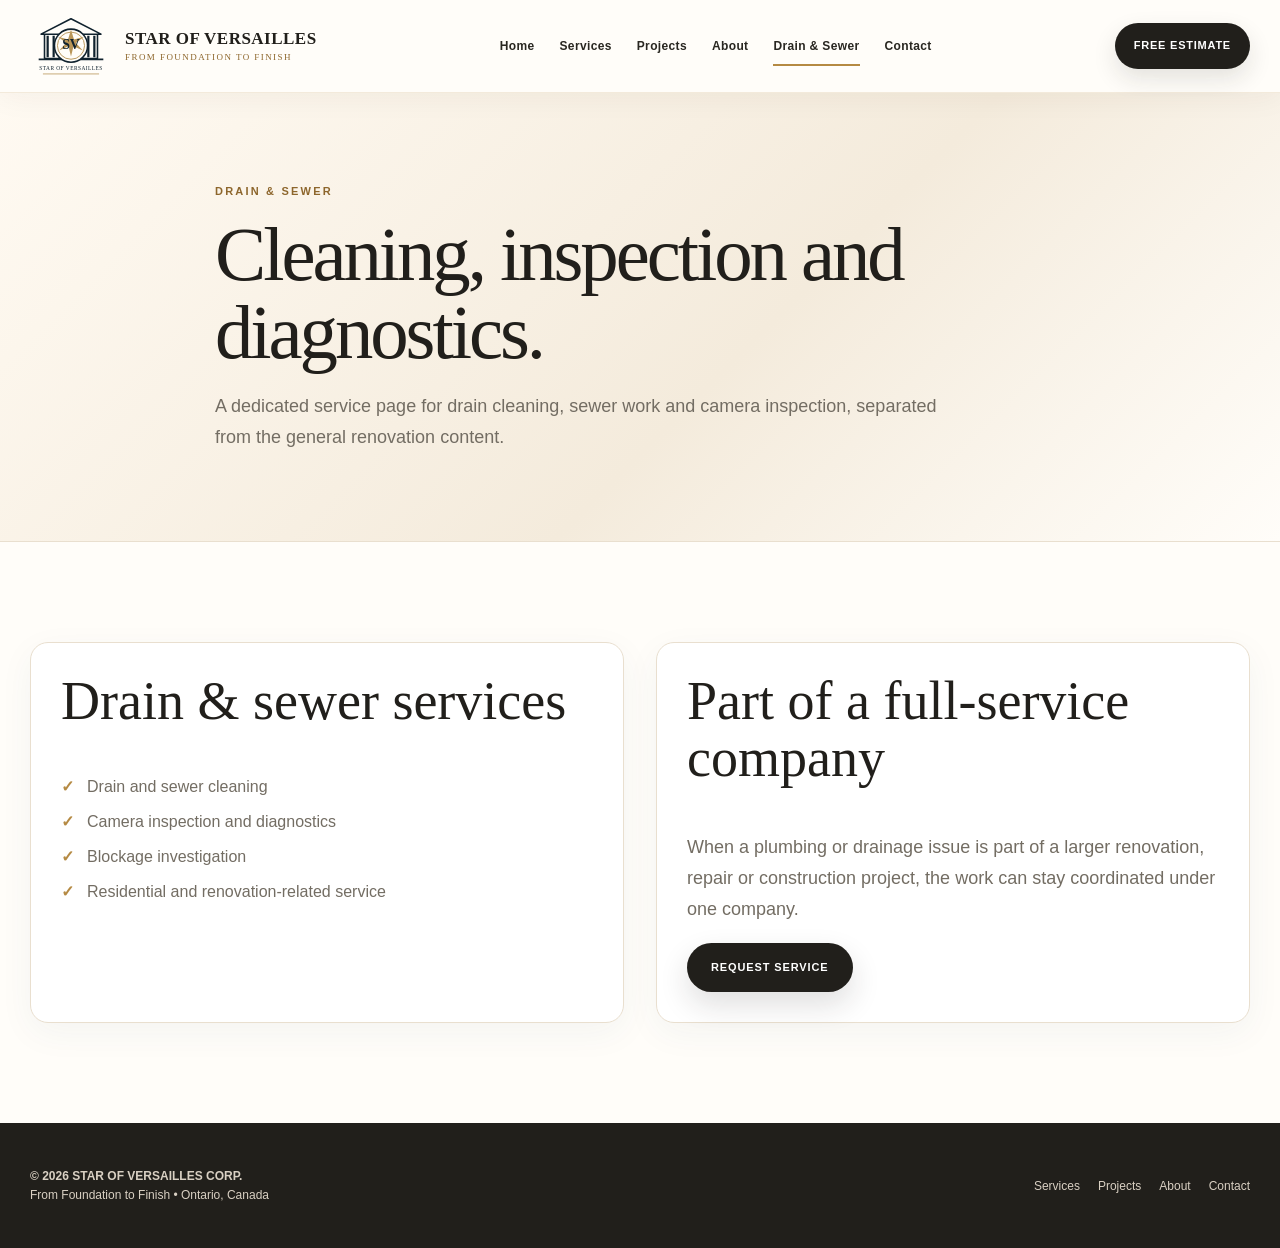
<file: drain-sewer.html>
<!doctype html><html lang="en-CA"><head><meta charset="utf-8"><meta name="viewport" content="width=device-width,initial-scale=1"><meta name="robots" content="noindex,nofollow,noarchive,nosnippet"><title>Drain & Sewer — Star of Versailles Corp.</title><link rel="stylesheet" href="assets/css/base.css"><link rel="stylesheet" href="assets/css/pages.css"><link rel="stylesheet" href="assets/css/responsive.css"></head><body><header class="site-header"><div class="wrap nav"><a class="brand" href="index.html"><img src="assets/logo.svg" alt="Star of Versailles logo"><span class="brand-text"><strong>STAR OF VERSAILLES</strong><span>From Foundation to Finish</span></span></a><nav class="menu" data-menu><a href="index.html">Home</a><a href="services.html">Services</a><a href="projects.html">Projects</a><a href="about.html">About</a><a href="drain-sewer.html" aria-current="page">Drain & Sewer</a><a href="contact.html">Contact</a></nav><div class="header-actions"><a class="quote" href="contact.html">Free Estimate</a><button class="menu-toggle" type="button" aria-label="Open menu" aria-expanded="false" data-menu-toggle>☰</button></div></div></header><main><section class="page-hero"><div class="wrap inner"><div class="tag">Drain & Sewer</div><h1>Cleaning, inspection and diagnostics.</h1><p class="lead">A dedicated service page for drain cleaning, sewer work and camera inspection, separated from the general renovation content.</p></div></section><section class="section"><div class="wrap page-grid"><div class="info-block"><h2>Drain & sewer services</h2><ul class="check-list"><li>Drain and sewer cleaning</li><li>Camera inspection and diagnostics</li><li>Blockage investigation</li><li>Residential and renovation-related service</li></ul></div><div class="info-block"><h2>Part of a full-service company</h2><p class="lead">When a plumbing or drainage issue is part of a larger renovation, repair or construction project, the work can stay coordinated under one company.</p><a class="btn primary" href="contact.html">Request Service</a></div></div></section></main><footer class="site-footer"><div class="wrap footer-grid"><div><strong>© 2026 STAR OF VERSAILLES CORP.</strong><br>From Foundation to Finish • Ontario, Canada</div><nav class="footer-links"><a href="services.html">Services</a><a href="projects.html">Projects</a><a href="about.html">About</a><a href="contact.html">Contact</a></nav></div></footer><script src="assets/js/main.js" defer></script></body></html>
</file>
<file: assets/css/base.css>
:root {
  --charcoal:#211f1b;
  --charcoal-2:#34302a;
  --gold:#b58a43;
  --gold-dark:#8d662c;
  --gold-soft:#d9c29a;
  --ivory:#fffaf2;
  --cream:#f5eee2;
  --paper:#fffdf9;
  --stone:#e2d7c6;
  --ink:#292721;
  --muted:#736d63;
  --line:#e9dfcf;
  --shadow:0 22px 60px rgba(55,45,30,.11);
  --radius:20px;
  --max:1220px;
}
*{box-sizing:border-box}html{scroll-behavior:smooth}body{margin:0;font-family:Inter,Arial,sans-serif;color:var(--ink);background:var(--paper);line-height:1.55}img{max-width:100%;display:block}a{color:inherit;text-decoration:none}button,input,select,textarea{font:inherit}.wrap{width:min(var(--max),calc(100% - 52px));margin:0 auto}
.site-header{position:sticky;top:0;z-index:50;background:rgba(255,253,249,.94);backdrop-filter:blur(18px);border-bottom:1px solid rgba(181,138,67,.16);box-shadow:0 4px 28px rgba(57,46,30,.05)}.nav{min-height:92px;display:flex;align-items:center;justify-content:space-between;gap:22px}.brand{display:flex;align-items:center;gap:13px;min-width:230px}.brand img{width:82px;height:68px;object-fit:contain}.brand-text{font-family:Georgia,serif;line-height:1.04;letter-spacing:.03em}.brand-text strong{display:block;font-size:17px;font-weight:600;color:var(--charcoal)}.brand-text span{display:block;margin-top:5px;font-size:9px;letter-spacing:.16em;color:var(--gold-dark);text-transform:uppercase}.menu{display:flex;align-items:center;justify-content:center;gap:25px;font-size:12px;font-weight:800;letter-spacing:.03em}.menu a{position:relative;padding:35px 0}.menu a::after{content:"";position:absolute;left:0;right:100%;bottom:24px;height:2px;background:var(--gold);transition:.2s ease}.menu a:hover::after,.menu a[aria-current="page"]::after{right:0}.header-actions{display:flex;align-items:center;gap:10px}.quote{padding:14px 19px;border-radius:999px;background:var(--charcoal);color:#fff;font-size:11px;font-weight:800;letter-spacing:.07em;text-transform:uppercase;white-space:nowrap;box-shadow:0 10px 24px rgba(33,31,27,.12)}.quote:hover{background:var(--gold-dark)}.menu-toggle{display:none;width:44px;height:44px;border-radius:50%;border:1px solid var(--line);background:#fff;color:var(--charcoal);cursor:pointer}
.tag{color:var(--gold-dark);font-size:11px;font-weight:800;letter-spacing:.2em;text-transform:uppercase}h1,h2,h3{font-family:Georgia,"Times New Roman",serif;color:var(--charcoal)}h1{font-size:clamp(50px,6vw,78px);line-height:1.01;letter-spacing:-.04em;font-weight:500}h2{font-size:clamp(38px,4.5vw,54px);line-height:1.06;font-weight:500}h3{font-size:24px;font-weight:500}.lead{font-size:18px;line-height:1.72;color:var(--muted)}.muted{color:var(--muted)}.accent{color:var(--gold-dark)}
.btn{display:inline-flex;align-items:center;justify-content:center;min-height:49px;padding:14px 23px;border-radius:999px;font-size:11px;font-weight:800;letter-spacing:.08em;text-transform:uppercase;border:1px solid transparent;cursor:pointer;transition:.2s ease}.btn.primary{background:var(--charcoal);color:#fff;box-shadow:0 13px 30px rgba(33,31,27,.14)}.btn.primary:hover{background:var(--gold-dark);transform:translateY(-1px)}.btn.secondary{background:rgba(255,255,255,.9);color:var(--charcoal);border-color:#cdbb9c}.btn.secondary:hover{border-color:var(--gold);color:var(--gold-dark)}.btn.gold{background:var(--gold);color:#fff}
.section{padding:100px 0}.section-head{display:grid;grid-template-columns:.9fr 1.1fr;gap:70px;align-items:end;margin-bottom:44px}.section-head p{margin:0;color:var(--muted);line-height:1.72}.section-head h2{margin:10px 0 0}
.site-footer{background:#211f1b;color:#d9d0c3;padding:44px 0}.footer-grid{display:grid;grid-template-columns:1fr auto;gap:24px;align-items:center;font-size:12px}.footer-brand{display:flex;align-items:center;gap:12px}.footer-brand img{width:58px;height:52px;object-fit:contain;background:#fffaf2;border-radius:9px;padding:3px}.footer-links{display:flex;gap:18px;flex-wrap:wrap;justify-content:flex-end}.footer-links a:hover{color:#fff}
.page-hero{padding:90px 0 70px;background:linear-gradient(135deg,#fffaf2,#f4ebdc 58%,#fffdf9);border-bottom:1px solid var(--line)}.page-hero .inner{max-width:850px}.page-hero h1{margin:16px 0 20px}.page-hero p{max-width:760px}
.cards{display:grid;grid-template-columns:repeat(3,1fr);gap:18px}.card{padding:32px;background:linear-gradient(145deg,#fff,#fbf5eb);border:1px solid var(--line);border-radius:18px;min-height:220px;box-shadow:0 10px 34px rgba(74,56,32,.055)}.card .icon{width:42px;height:42px;border-radius:50%;display:grid;place-items:center;background:#f2e7d5;color:var(--gold-dark);font-family:Georgia,serif;font-weight:bold}.card h3{margin:24px 0 10px}.card p{margin:0;font-size:14px;line-height:1.67;color:var(--muted)}
.contact-form{display:grid;grid-template-columns:1fr 1fr;gap:13px;background:#fff;padding:28px;border-radius:20px;box-shadow:0 17px 52px rgba(73,55,31,.08);border:1px solid var(--line)}.contact-form input,.contact-form select,.contact-form textarea{border:1px solid #dfd2bf;border-radius:10px;padding:15px;background:#fffdf9;color:var(--ink)}.contact-form input:focus,.contact-form select:focus,.contact-form textarea:focus{outline:2px solid rgba(181,138,67,.22);border-color:var(--gold)}.contact-form textarea{grid-column:1/-1;min-height:130px;resize:vertical}.contact-form button{grid-column:1/-1;border:0}.sr-only{position:absolute!important;width:1px;height:1px;padding:0;margin:-1px;overflow:hidden;clip:rect(0,0,0,0);white-space:nowrap;border:0}
</file>
<file: assets/css/pages.css>
.page-grid { display:grid; grid-template-columns:1fr 1fr; gap:32px; }
.info-block { padding:30px; border:1px solid var(--line); border-radius:18px; background:#fff; box-shadow:0 10px 35px rgba(34,78,96,.05); }
.info-block h2, .info-block h3 { margin-top:0; }
.check-list { margin:18px 0 0; padding:0; list-style:none; display:grid; gap:10px; }
.check-list li { position:relative; padding-left:26px; color:var(--muted); }
.check-list li::before { content:"✓"; position:absolute; left:0; color:var(--gold); font-weight:800; }
.projects-placeholder { display:grid; grid-template-columns:repeat(2,1fr); gap:18px; }
.project-card { min-height:320px; border-radius:18px; padding:28px; display:flex; align-items:flex-end; color:#fff; background:linear-gradient(135deg,#173541,#6f9eae 52%,#d9bb80); }
.project-card h3 { color:#fff; margin:0; }
.contact-details { display:grid; gap:14px; margin-top:24px; }
.contact-row { padding:18px; border:1px solid var(--line); border-radius:12px; background:#fff; }
</file>
<file: assets/css/responsive.css>
@media (max-width:980px){.menu-toggle{display:grid;place-items:center}.menu{position:absolute;top:92px;left:0;right:0;display:none;flex-direction:column;align-items:stretch;gap:0;padding:10px 26px 20px;background:#fffdf9;border-bottom:1px solid var(--line);box-shadow:0 16px 35px rgba(64,49,29,.08)}.menu.open{display:flex}.menu a{padding:15px 0}.menu a::after{bottom:9px}.quote{display:none}.brand{min-width:0}.hero{grid-template-columns:1fr;padding-top:50px;gap:42px}.showcase{height:445px;border-radius:118px 0 118px 0}.section-head,.about-grid,.contact-grid,.page-grid{grid-template-columns:1fr;gap:36px}.cards{grid-template-columns:repeat(2,1fr)}}
@media (orientation:landscape) and (max-height:700px) and (min-width:700px){.nav{min-height:76px}.brand img{width:66px;height:56px}.menu a{padding:27px 0}.menu a::after{bottom:17px}.hero{min-height:auto;grid-template-columns:1fr 1fr;gap:38px;padding:44px 0 58px}.hero h1{font-size:clamp(42px,5vw,60px);margin:14px 0 18px}.hero .lead{font-size:16px;line-height:1.6}.actions{margin-top:24px}.showcase{height:min(72vh,470px);min-height:330px;border-radius:120px 0 120px 0;background-position:center center}.showcase-mark{width:104px;height:104px;inset:15% 13% auto auto}.showcase-mark img{width:72px;height:72px}.highlights{margin-top:-18px}.highlight{padding:21px}.section{padding:76px 0}}
@media (max-width:680px){.wrap{width:min(100% - 30px,var(--max))}.nav{min-height:78px}.brand img{width:64px;height:58px}.brand-text strong{font-size:14px}.brand-text span{font-size:8px}.menu{top:78px;padding-left:15px;padding-right:15px}.hero{min-height:auto;padding:42px 0 58px;gap:38px}.hero h1{font-size:47px}.hero .lead{font-size:17px}.showcase{height:350px;border-radius:84px 0 84px 0;background-position:center}.showcase-mark{width:92px;height:92px;inset:14% 10% auto auto}.showcase-mark img{width:66px;height:66px}.showcase::after{right:14px;bottom:14px;font-size:8px;padding:10px 12px}.highlights,.cards,.project-grid,.projects-placeholder{grid-template-columns:1fr}.highlight{border-right:0;border-bottom:1px solid #ece2d3}.highlight:last-child{border-bottom:0}.section{padding:76px 0}.page-hero{padding:64px 0 50px}.contact-form{grid-template-columns:1fr}.contact-form>*{grid-column:1/-1}.footer-grid{grid-template-columns:1fr}.footer-links{justify-content:flex-start}}
@media (max-width:420px){.brand-text{display:none}.hero h1{font-size:42px}.showcase{height:310px;border-radius:70px 0 70px 0}.actions .btn{width:100%}}
</file>
